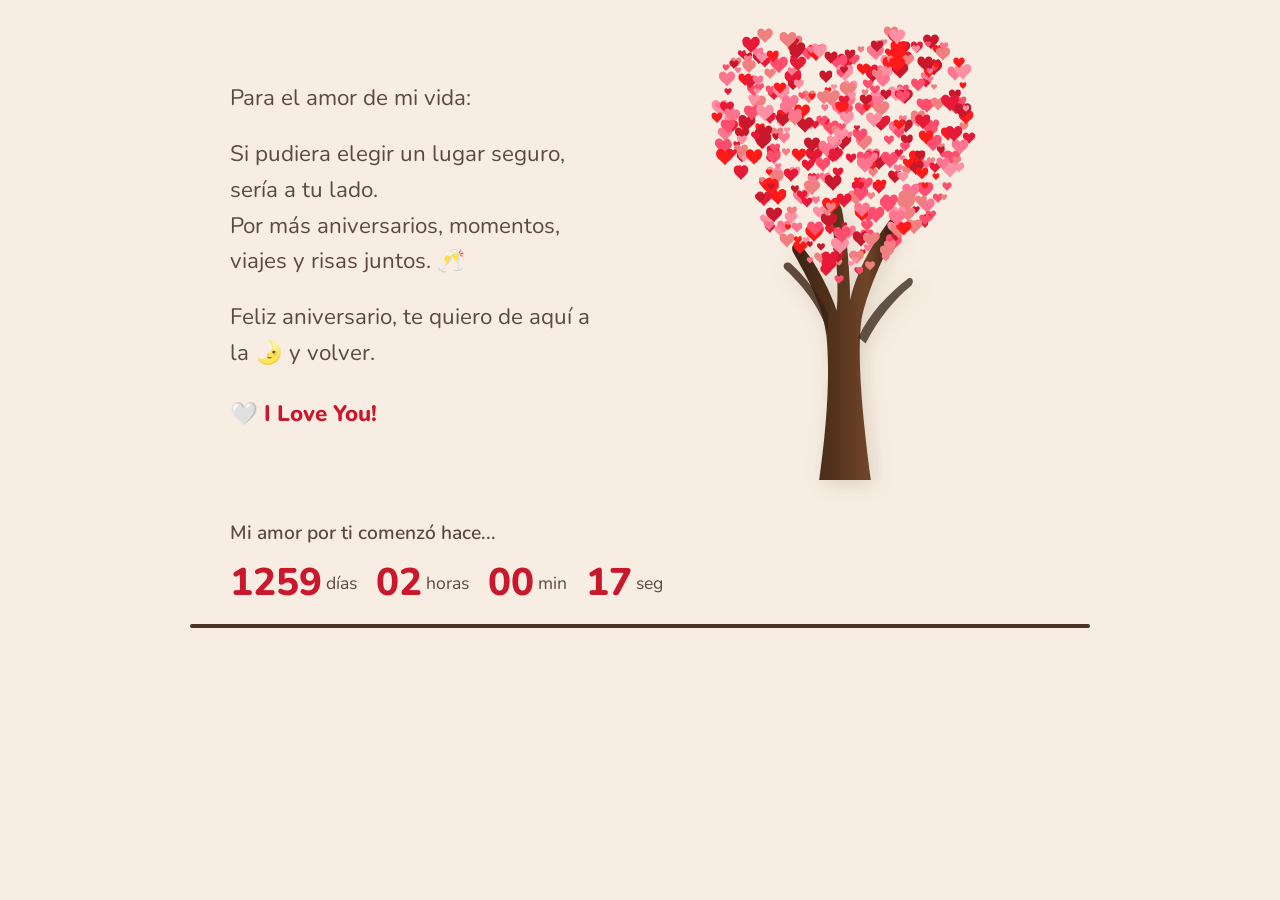
<file: src/cartas/2026-06-25-av/index.html>
<!DOCTYPE html>
<html lang="es">
<head>
    <meta charset="UTF-8">
    <meta name="viewport" content="width=device-width, initial-scale=1.0">
    <title>Para el amor de mi vida</title>
    <link href="https://fonts.googleapis.com/css2?family=Nunito:wght@400;600;800&display=swap" rel="stylesheet">
    <link rel="stylesheet" href="style.css">
</head>
<body>
    <div id="falling-hearts-container"></div>

    <main class="card">
        <div class="content-wrapper">
            <div class="text-section">
                <p class="greeting fade-in delay-1">Para el amor de mi vida:</p>
                <p class="message fade-in delay-2">Si pudiera elegir un lugar seguro, sería a tu lado.<br>Por más aniversarios, momentos, viajes y risas juntos. 🥂</p>
                <p class="message fade-in delay-3">Feliz aniversario, te quiero de aquí a la 🌛 y volver.</p>
                <p class="signature fade-in delay-4">🤍 I Love You!</p>
            </div>

            <div class="tree-section fade-in delay-2">
                <div class="tree-container">

                    <div class="tree-trunk-container">
                        <svg viewBox="0 0 200 300" class="organic-trunk">
                            <defs>
                                <linearGradient id="trunkGradient" x1="0" y1="0" x2="1" y2="0">
                                    <stop offset="0%" stop-color="#3a2214" />
                                    <stop offset="40%" stop-color="#54331c" />
                                    <stop offset="70%" stop-color="#704528" />
                                    <stop offset="100%" stop-color="#26150b" />
                                </linearGradient>
                            </defs>
                            <path d="M75,300 C82,250 86,200 82,160 C78,130 64,105 50,80 C46,72 53,68 59,75 C72,90 86,118 92,136 C94,112 92,80 86,40 C84,30 94,28 97,38 C103,70 105,108 105,126 C110,102 124,74 142,50 C148,42 156,46 152,55 C138,82 122,115 116,144 C112,176 115,224 125,300 C108,303 92,303 75,300 Z" fill="url(#trunkGradient)" />
                            <path d="M83,155 C73,128 57,110 42,96 C38,92 43,87 48,91 C62,104 76,122 84,140 Z" fill="#3a2214" opacity="0.8"/>
                            <path d="M113,162 C124,138 142,120 160,106 C164,102 168,107 164,112 C148,125 132,144 120,168 Z" fill="#26150b" opacity="0.7"/>
                            <path d="M75,300 C64,302 50,305 40,310 C37,311 39,315 44,313 C54,309 66,305 73,302 Z" fill="#3a2214"/>
                            <path d="M125,300 C134,302 148,305 158,311 C161,312 163,308 159,306 C150,303 137,301 127,300 Z" fill="#26150b"/>
                        </svg>
                    </div>

                    <div id="tree-leaves"></div>

                </div>
            </div>
        </div>

        <div class="footer-section fade-in delay-5">
            <p class="counter-title">Mi amor por ti comenzó hace...</p>
            <div class="counter-box">
                <div class="counter-item"><span class="number" id="days">0</span><span class="label">días</span></div>
                <div class="counter-item"><span class="number" id="hours">0</span><span class="label">horas</span></div>
                <div class="counter-item"><span class="number" id="minutes">0</span><span class="label">min</span></div>
                <div class="counter-item"><span class="number" id="seconds">0</span><span class="label">seg</span></div>
            </div>
        </div>
        <div class="ground-line"></div>
    </main>

    <script src="script.js"></script>
</body>
</html>
</file>
<file: src/cartas/2026-06-25-av/style.css>
/* Configuraciones generales */
*, *::before, *::after {
    margin: 0;
    padding: 0;
    box-sizing: border-box;
    font-family: 'Nunito', sans-serif;
}

body {
    background-color: #f7ede2;
    color: #5c4a40;
    display: block;
    width: 100%;
    /* min-height: 100vh; */
    overflow-x: hidden;
    position: relative;
    /* padding: 20px 10px; */
}

/* Tarjeta Principal */
.card {
    position: relative;
    width: 100%;
    max-width: 900px;
    margin: 40px auto;
    background-color: transparent;
    z-index: 10;
}

/* Distribución en bloques flotantes simulando columnas */
.content-wrapper {
    width: 100%;
    display: block;
    clear: both;
    /* padding: 20px 40px; */
    padding: 0px 40px;
}

/* Sección Izquierda: Mensajes */
.text-section {
    float: left;
    width: 45%;
    font-size: 1.4rem;
    line-height: 1.6;
    padding-top: 40px;
}

.greeting, .message { 
    margin-bottom: 20px; 
}

.signature { 
    margin-top: 25px; 
    font-weight: 800; 
    color: #c9182b; 
}

/* Sección Derecha: Contenedor del Árbol */
.tree-section {
    float: right;
    width: 50%;
    height: 450px;
    position: relative;
}

.tree-container {
    position: absolute;
    bottom: 10px;
    left: 50%;
    transform: translateX(-50%);
    width: 350px;
    height: 440px;
}

/* Capa del Tronco Realista (DETRÁS) */
.tree-trunk-container {
    position: absolute;
    bottom: 0;
    left: 50%;
    transform: translateX(-50%);
    width: 220px;
    height: 310px;
    z-index: 1; 
}

.organic-trunk {
    width: 100%;
    height: 100%;
    filter: drop-shadow(4px 4px 10px rgba(74, 44, 20, 0.15));
}

/* Capa de las Hojas (DELANTE) */
#tree-leaves {
    position: absolute;
    top: 0;
    left: 0;
    width: 100%;
    height: 360px;
    z-index: 2; 
    animation: pulseTree 4s infinite ease-in-out;
    transform-origin: center 70%;
}

@keyframes pulseTree {
    0%, 100% { transform: scale(1); }
    50% { transform: scale(1.03); }
}

/* Animación de nacimiento de los corazones del árbol */
.tree-heart {
    position: absolute;
    opacity: 0;
    animation: popIn 0.6s cubic-bezier(0.175, 0.885, 0.32, 1.275) forwards;
}

@keyframes popIn {
    0% { transform: translate(-50%, -50%) scale(0); opacity: 0; }
    100% { transform: translate(-50%, -50%) scale(1); opacity: 1; }
}

/* Pie de página y Contador */
.footer-section { 
    clear: both;
    width: 100%;
    padding: 30px 40px 15px 40px; 
}

.counter-title { 
    font-size: 1.2rem; 
    margin-bottom: 10px; 
    font-weight: 600; 
}

/* Bloques en línea para que el contador no rompa su estructura */
.counter-box {
    display: block;
}

.counter-item {
    display: inline-block;
    margin-right: 15px;
}

.number { 
    font-size: 2.4rem; 
    font-weight: 800; 
    color: #c9182b; 
    vertical-align: middle;
}

.label {
    font-size: 1.1rem;
    margin-left: 4px;
    vertical-align: middle;
}

.ground-line {
    width: 100%;
    height: 4px;
    background-color: #4a3424;
    /* margin-top: 10px; */
    border-radius: 2px;
}

/* Animaciones de Entrada suaves */
.fade-in {
    opacity: 0;
    transform: translateY(15px);
    animation: fadeInUp 0.8s ease-out forwards;
}

.delay-1 { animation-delay: 0.2s; }
.delay-2 { animation-delay: 0.6s; }
.delay-3 { animation-delay: 1.0s; }
.delay-4 { animation-delay: 1.4s; }
.delay-5 { animation-delay: 1.8s; }

@keyframes fadeInUp {
    to {
        opacity: 1;
        transform: translateY(0);
    }
}

/* Efecto GIF animado de fondo (Caída con balanceo) */
#falling-hearts-container {
    position: fixed;
    top: 0;
    left: 0;
    width: 100%;
    height: 100%;
    pointer-events: none;
    z-index: 0;
}

.falling-heart-wrapper {
    position: absolute;
    top: -50px;
    animation: fall linear forwards;
}

.falling-heart {
    animation: sway ease-in-out infinite alternate;
}

@keyframes fall {
    to { transform: translateY(110vh); }
}

@keyframes sway {
    from { transform: translateX(-25px) rotate(-20deg); }
    to { transform: translateX(25px) rotate(20deg); }
}

/* ===================================================
   DISEÑO EXCLUSIVO PARA MÓVILES (RESPONSIVE)
   =================================================== */
@media (max-width: 768px) {
    body {
        padding: 10px 5px;
    }
    
    .card {
        margin: 10px auto;
    }

    .content-wrapper {
        padding: 10px 15px;
    }

    /* Transformación a columna única */
    .text-section {
        float: none;
        width: 100%;
        text-align: center;
        font-size: 1.2rem;
        padding-top: 10px;
        margin-bottom: 20px;
    }

    .tree-section {
        float: none;
        width: 100%;
        height: 310px; /* Reducimos la altura en móvil para que encaje visualmente */
    }

    /* Redimensionamos el árbol proporcionalmente */
    .tree-container {
        width: 260px;
        height: 300px;
        bottom: 0;
    }

    .tree-trunk-container {
        width: 160px;
        height: 220px;
    }

    #tree-leaves {
        height: 260px;
    }

    /* Ajuste fino del Pie de página */
    .footer-section {
        padding: 20px 15px 10px 15px;
        text-align: center;
    }

    .counter-title {
        font-size: 1.1rem;
    }

    .counter-item {
        margin: 5px 8px;
    }

    .number {
        font-size: 1.9rem;
    }

    .label {
        font-size: 0.9rem;
    }
}
</file>
